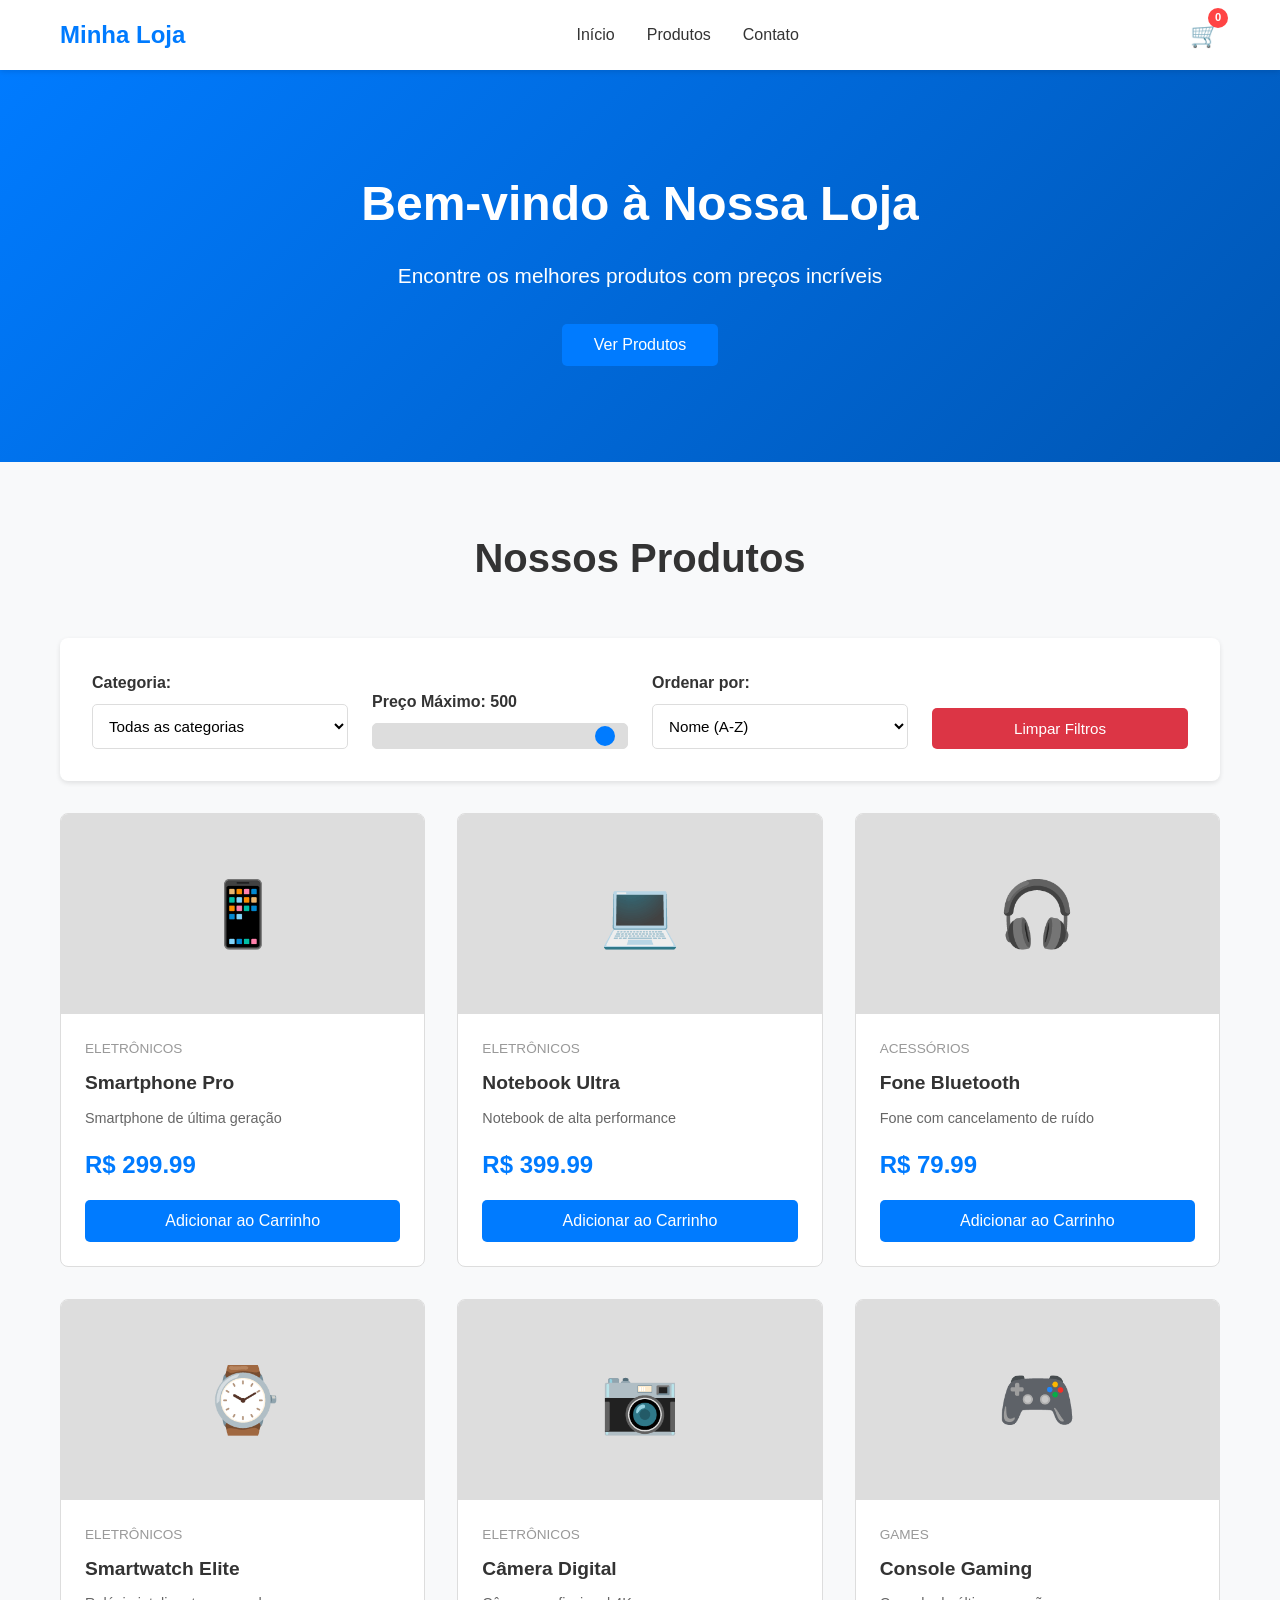
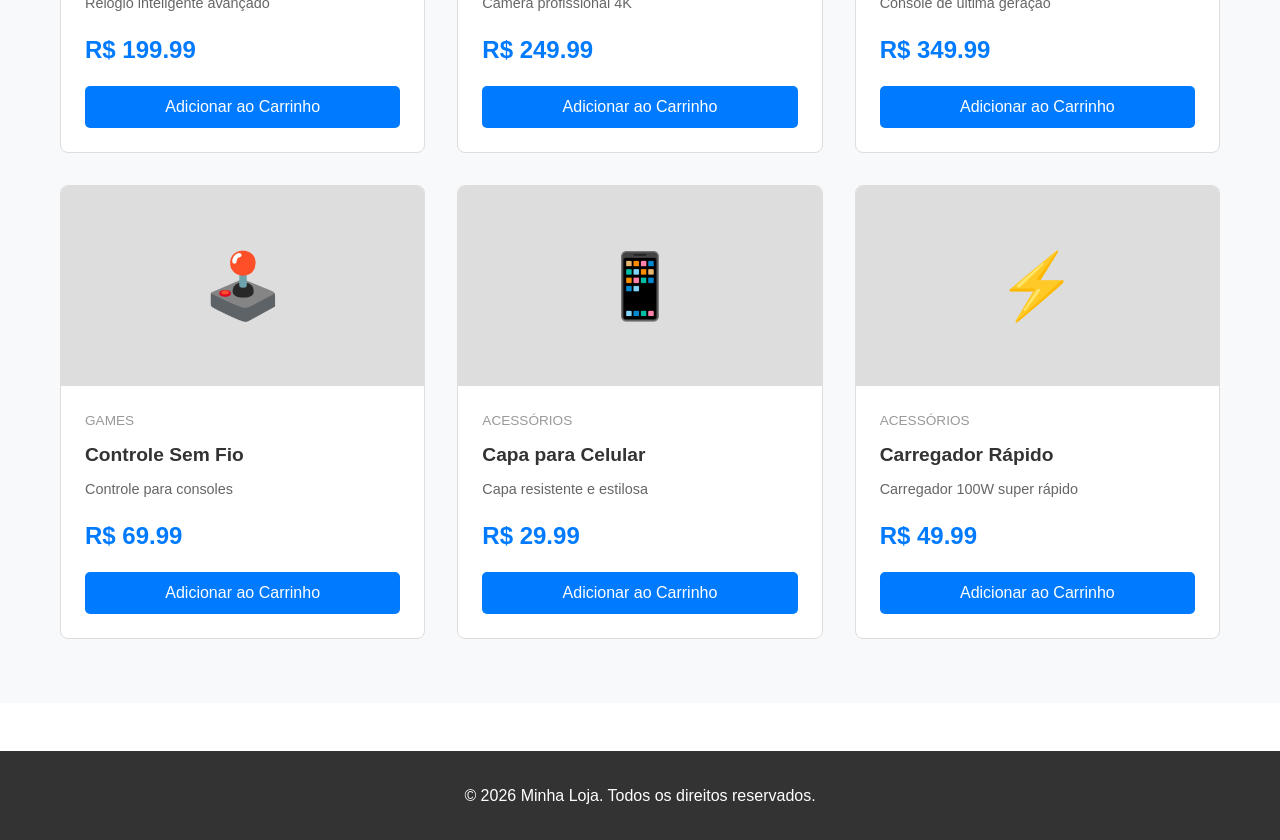
<file: index.html>
<!DOCTYPE html>
<html lang="pt-BR">
<head>
    <meta charset="UTF-8">
    <meta name="viewport" content="width=device-width, initial-scale=1.0">
    <title>Minha Loja Online</title>
    <link rel="stylesheet" href="styles.css">
</head>
<body>
    <!-- Header/Navbar -->
    <header>
        <nav class="navbar">
            <div class="container">
                <div class="logo">Minha Loja</div>
                <ul class="nav-links">
                    <li><a href="#home">Início</a></li>
                    <li><a href="#produtos">Produtos</a></li>
                    <li><a href="#contato">Contato</a></li>
                </ul>
                <div class="cart-icon">
                    <span>🛒</span>
                    <span class="cart-count" id="cartCount">0</span>
                </div>
            </div>
        </nav>
    </header>

    <!-- Hero Section -->
    <section id="home" class="hero">
        <div class="hero-content">
            <h1>Bem-vindo à Nossa Loja</h1>
            <p>Encontre os melhores produtos com preços incríveis</p>
            <button class="btn-primary" onclick="document.getElementById('produtos').scrollIntoView({behavior: 'smooth'})">
                Ver Produtos
            </button>
        </div>
    </section>

    <!-- Produtos Section -->
    <section id="produtos" class="produtos">
        <div class="container">
            <h2>Nossos Produtos</h2>
            
            <!-- Filtros -->
            <div class="filtros-container">
                <div class="filtro-grupo">
                    <label for="filtroCategoria">Categoria:</label>
                    <select id="filtroCategoria" onchange="aplicarFiltros()">
                        <option value="">Todas as categorias</option>
                        <option value="eletrônicos">Eletrônicos</option>
                        <option value="acessórios">Acessórios</option>
                        <option value="games">Games</option>
                    </select>
                </div>

                <div class="filtro-grupo">
                    <label for="filtroPreco">Preço Máximo: <span id="precoValor">500</span></label>
                    <input type="range" id="filtroPreco" min="0" max="500" value="500" onchange="aplicarFiltros()" class="slider">
                </div>

                <div class="filtro-grupo">
                    <label for="filtroOrdenacao">Ordenar por:</label>
                    <select id="filtroOrdenacao" onchange="aplicarFiltros()">
                        <option value="nome-asc">Nome (A-Z)</option>
                        <option value="nome-desc">Nome (Z-A)</option>
                        <option value="preco-asc">Preço (Menor)</option>
                        <option value="preco-desc">Preço (Maior)</option>
                    </select>
                </div>

                <button class="btn-limpar-filtros" onclick="limparFiltros()">Limpar Filtros</button>
            </div>

            <!-- Resultado de busca -->
            <div class="resultado-filtro" id="resultadoFiltro"></div>

            <!-- Grid de produtos -->
            <div class="produtos-grid" id="produtosGrid">
                <!-- Produtos serão carregados aqui via JavaScript -->
            </div>
        </div>
    </section>

    <!-- Footer -->
    <footer>
        <div class="container">
            <p>&copy; 2026 Minha Loja. Todos os direitos reservados.</p>
        </div>
    </footer>

    <!-- Modal do Carrinho -->
    <div id="cartModal" class="modal">
        <div class="modal-content">
            <span class="close" onclick="fecharCarrinho()">&times;</span>
            <h2>Carrinho de Compras</h2>
            <div id="cartItems"></div>
            <div class="cart-total">
                <strong>Total: R$ <span id="cartTotal">0.00</span></strong>
            </div>
            <button class="btn-primary" onclick="finalizarCompra()">Finalizar Compra</button>
        </div>
    </div>

    <script src="script.js"></script>
</body>
</html>
</file>
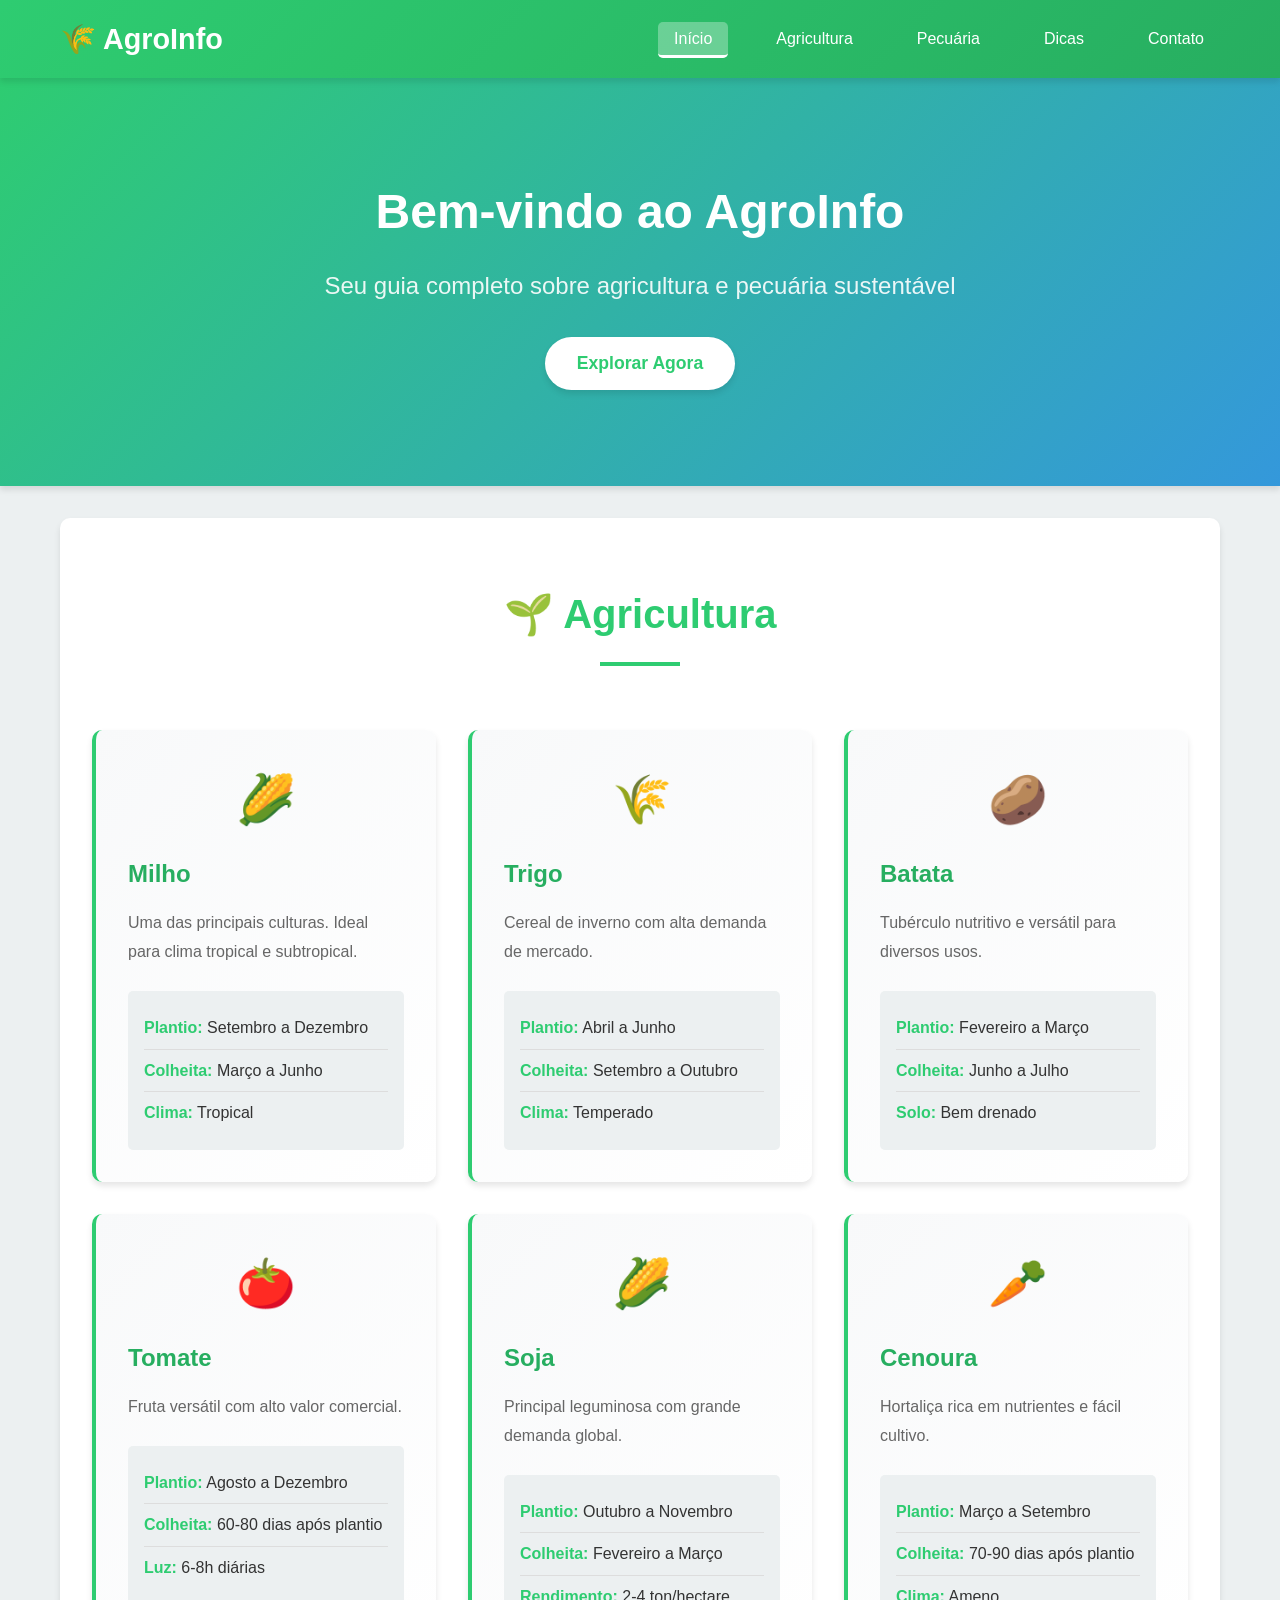
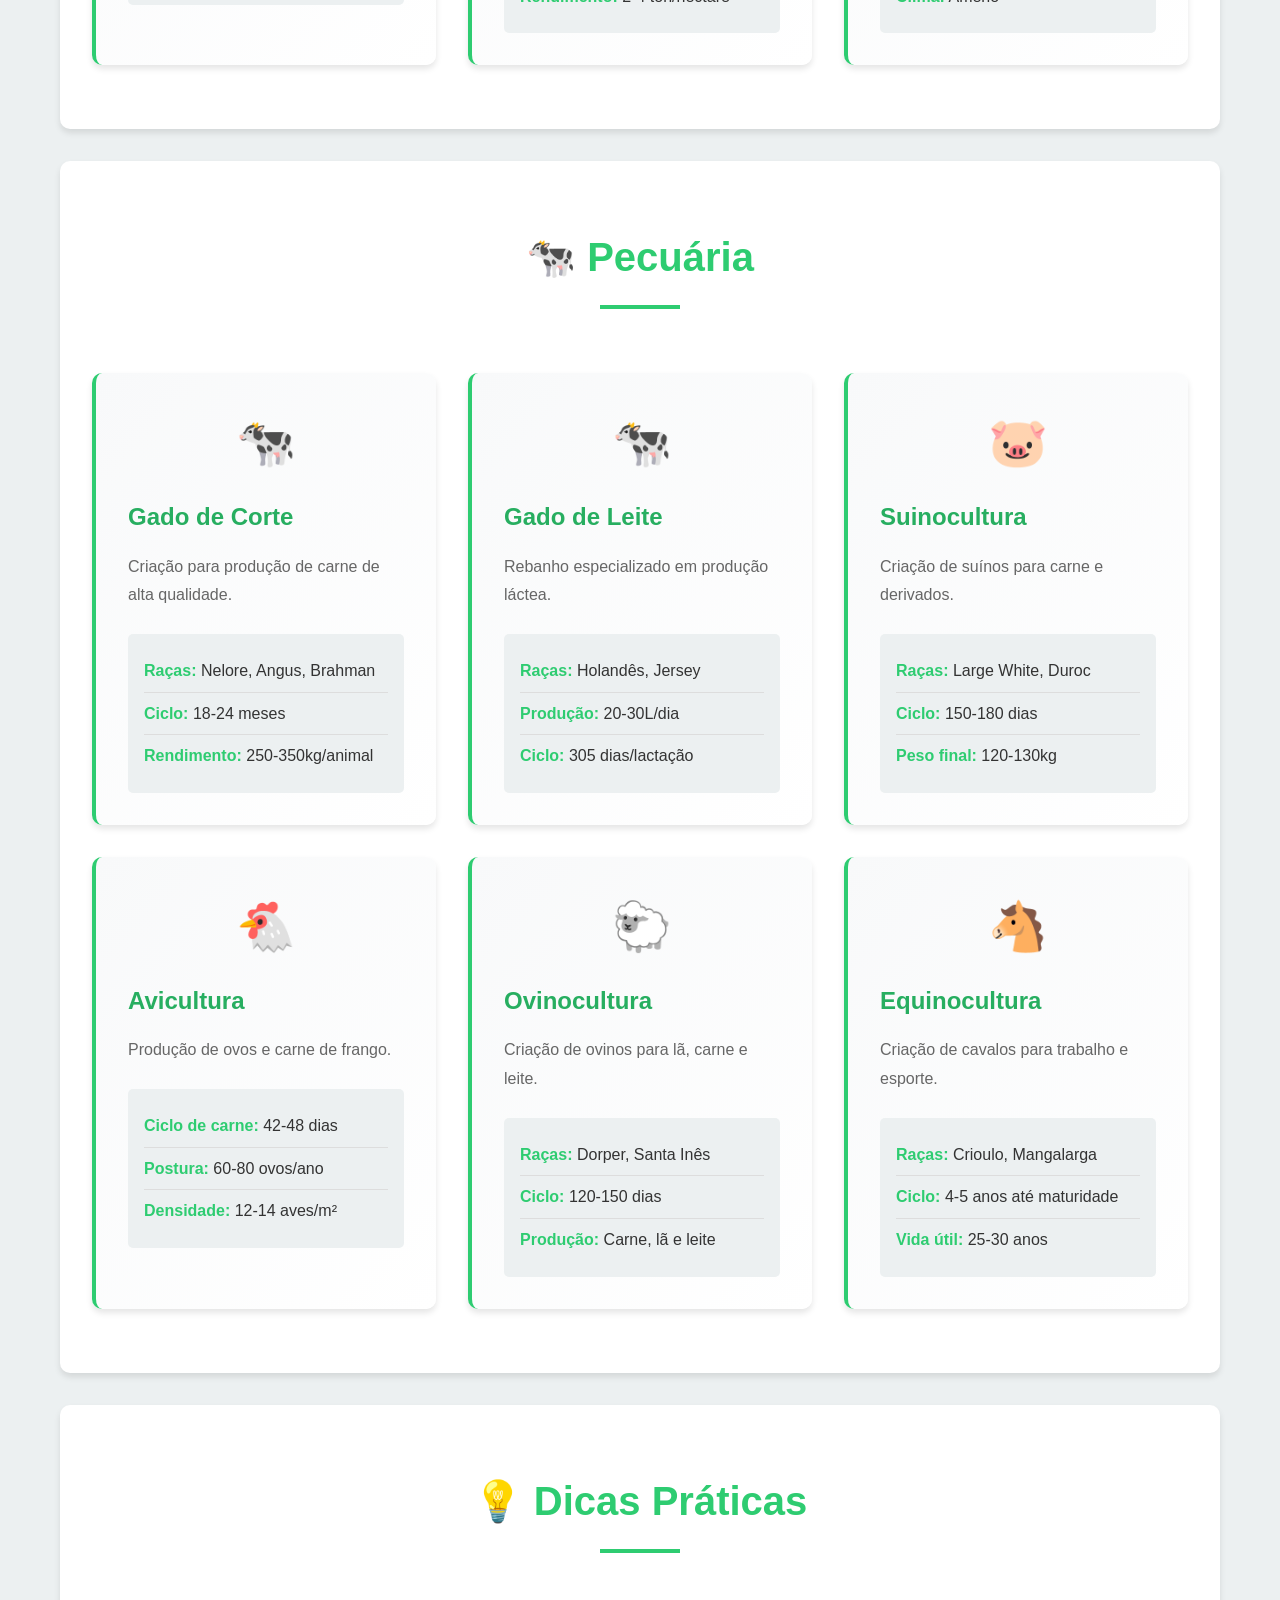
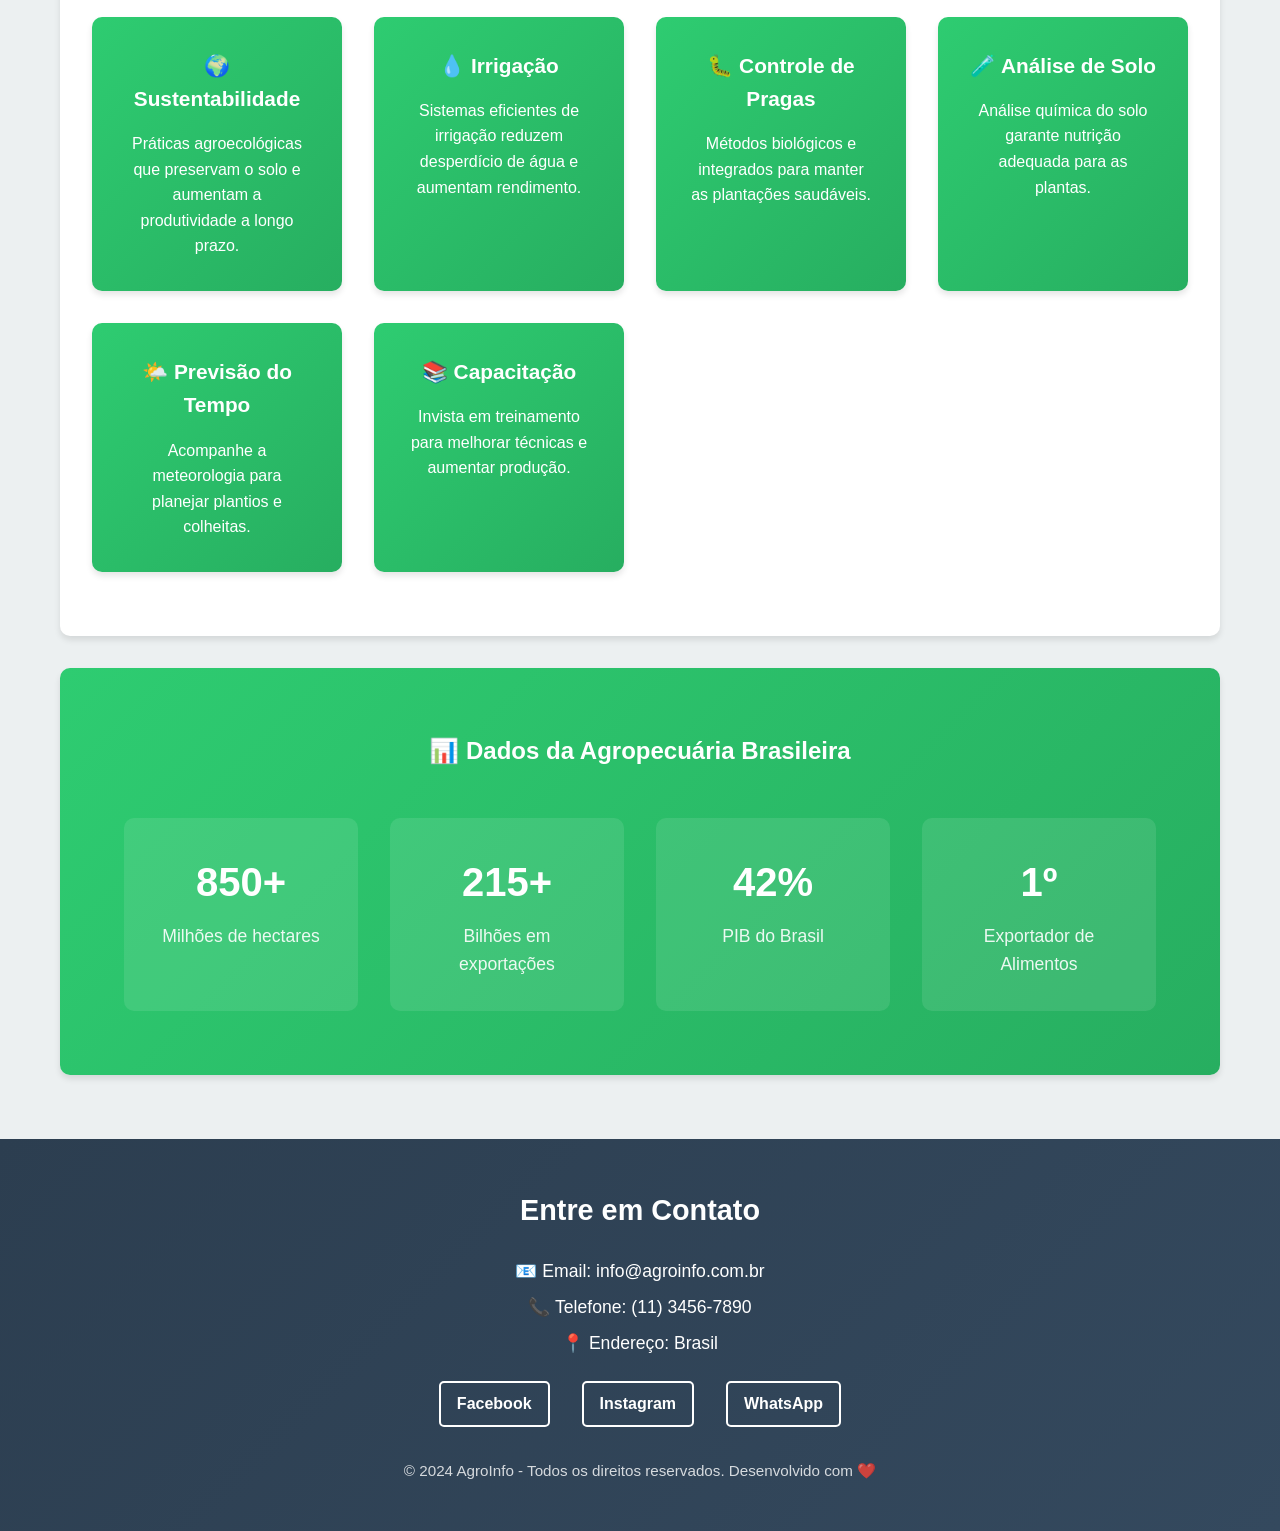
<file: agro-info/index.html>
<!DOCTYPE html>
<html lang="pt-BR">
<head>
    <meta charset="UTF-8">
    <meta name="viewport" content="width=device-width, initial-scale=1.0">
    <title>AgroInfo - Informações sobre Agropecuária</title>
    <link rel="stylesheet" href="styles.css">
</head>
<body>
    <!-- Navegação -->
    <nav class="navbar">
        <div class="container">
            <div class="logo">🌾 AgroInfo</div>
            <ul class="nav-links">
                <li><a href="#home">Início</a></li>
                <li><a href="#agricultura">Agricultura</a></li>
                <li><a href="#pecuaria">Pecuária</a></li>
                <li><a href="#dicas">Dicas</a></li>
                <li><a href="#contato">Contato</a></li>
            </ul>
        </div>
    </nav>

    <!-- Hero Section -->
    <section id="home" class="hero">
        <div class="hero-content">
            <h1>Bem-vindo ao AgroInfo</h1>
            <p>Seu guia completo sobre agricultura e pecuária sustentável</p>
            <button class="btn-primary">Explorar Agora</button>
        </div>
    </section>

    <!-- Seção Principal -->
    <main class="container">
        
        <!-- Agricultura -->
        <section id="agricultura" class="section">
            <h2>🌱 Agricultura</h2>
            <div class="cards-grid">
                <div class="card">
                    <div class="card-icon">🌽</div>
                    <h3>Milho</h3>
                    <p>Uma das principais culturas. Ideal para clima tropical e subtropical.</p>
                    <ul class="info-list">
                        <li><strong>Plantio:</strong> Setembro a Dezembro</li>
                        <li><strong>Colheita:</strong> Março a Junho</li>
                        <li><strong>Clima:</strong> Tropical</li>
                    </ul>
                </div>

                <div class="card">
                    <div class="card-icon">🌾</div>
                    <h3>Trigo</h3>
                    <p>Cereal de inverno com alta demanda de mercado.</p>
                    <ul class="info-list">
                        <li><strong>Plantio:</strong> Abril a Junho</li>
                        <li><strong>Colheita:</strong> Setembro a Outubro</li>
                        <li><strong>Clima:</strong> Temperado</li>
                    </ul>
                </div>

                <div class="card">
                    <div class="card-icon">🥔</div>
                    <h3>Batata</h3>
                    <p>Tubérculo nutritivo e versátil para diversos usos.</p>
                    <ul class="info-list">
                        <li><strong>Plantio:</strong> Fevereiro a Março</li>
                        <li><strong>Colheita:</strong> Junho a Julho</li>
                        <li><strong>Solo:</strong> Bem drenado</li>
                    </ul>
                </div>

                <div class="card">
                    <div class="card-icon">🍅</div>
                    <h3>Tomate</h3>
                    <p>Fruta versátil com alto valor comercial.</p>
                    <ul class="info-list">
                        <li><strong>Plantio:</strong> Agosto a Dezembro</li>
                        <li><strong>Colheita:</strong> 60-80 dias após plantio</li>
                        <li><strong>Luz:</strong> 6-8h diárias</li>
                    </ul>
                </div>

                <div class="card">
                    <div class="card-icon">🌽</div>
                    <h3>Soja</h3>
                    <p>Principal leguminosa com grande demanda global.</p>
                    <ul class="info-list">
                        <li><strong>Plantio:</strong> Outubro a Novembro</li>
                        <li><strong>Colheita:</strong> Fevereiro a Março</li>
                        <li><strong>Rendimento:</strong> 2-4 ton/hectare</li>
                    </ul>
                </div>

                <div class="card">
                    <div class="card-icon">🥕</div>
                    <h3>Cenoura</h3>
                    <p>Hortaliça rica em nutrientes e fácil cultivo.</p>
                    <ul class="info-list">
                        <li><strong>Plantio:</strong> Março a Setembro</li>
                        <li><strong>Colheita:</strong> 70-90 dias após plantio</li>
                        <li><strong>Clima:</strong> Ameno</li>
                    </ul>
                </div>
            </div>
        </section>

        <!-- Pecuária -->
        <section id="pecuaria" class="section">
            <h2>🐄 Pecuária</h2>
            <div class="cards-grid">
                <div class="card">
                    <div class="card-icon">🐄</div>
                    <h3>Gado de Corte</h3>
                    <p>Criação para produção de carne de alta qualidade.</p>
                    <ul class="info-list">
                        <li><strong>Raças:</strong> Nelore, Angus, Brahman</li>
                        <li><strong>Ciclo:</strong> 18-24 meses</li>
                        <li><strong>Rendimento:</strong> 250-350kg/animal</li>
                    </ul>
                </div>

                <div class="card">
                    <div class="card-icon">🐄</div>
                    <h3>Gado de Leite</h3>
                    <p>Rebanho especializado em produção láctea.</p>
                    <ul class="info-list">
                        <li><strong>Raças:</strong> Holandês, Jersey</li>
                        <li><strong>Produção:</strong> 20-30L/dia</li>
                        <li><strong>Ciclo:</strong> 305 dias/lactação</li>
                    </ul>
                </div>

                <div class="card">
                    <div class="card-icon">🐷</div>
                    <h3>Suinocultura</h3>
                    <p>Criação de suínos para carne e derivados.</p>
                    <ul class="info-list">
                        <li><strong>Raças:</strong> Large White, Duroc</li>
                        <li><strong>Ciclo:</strong> 150-180 dias</li>
                        <li><strong>Peso final:</strong> 120-130kg</li>
                    </ul>
                </div>

                <div class="card">
                    <div class="card-icon">🐔</div>
                    <h3>Avicultura</h3>
                    <p>Produção de ovos e carne de frango.</p>
                    <ul class="info-list">
                        <li><strong>Ciclo de carne:</strong> 42-48 dias</li>
                        <li><strong>Postura:</strong> 60-80 ovos/ano</li>
                        <li><strong>Densidade:</strong> 12-14 aves/m²</li>
                    </ul>
                </div>

                <div class="card">
                    <div class="card-icon">🐑</div>
                    <h3>Ovinocultura</h3>
                    <p>Criação de ovinos para lã, carne e leite.</p>
                    <ul class="info-list">
                        <li><strong>Raças:</strong> Dorper, Santa Inês</li>
                        <li><strong>Ciclo:</strong> 120-150 dias</li>
                        <li><strong>Produção:</strong> Carne, lã e leite</li>
                    </ul>
                </div>

                <div class="card">
                    <div class="card-icon">🐴</div>
                    <h3>Equinocultura</h3>
                    <p>Criação de cavalos para trabalho e esporte.</p>
                    <ul class="info-list">
                        <li><strong>Raças:</strong> Crioulo, Mangalarga</li>
                        <li><strong>Ciclo:</strong> 4-5 anos até maturidade</li>
                        <li><strong>Vida útil:</strong> 25-30 anos</li>
                    </ul>
                </div>
            </div>
        </section>

        <!-- Dicas Práticas -->
        <section id="dicas" class="section">
            <h2>💡 Dicas Práticas</h2>
            <div class="tips-grid">
                <div class="tip-card">
                    <h3>🌍 Sustentabilidade</h3>
                    <p>Práticas agroecológicas que preservam o solo e aumentam a produtividade a longo prazo.</p>
                </div>
                <div class="tip-card">
                    <h3>💧 Irrigação</h3>
                    <p>Sistemas eficientes de irrigação reduzem desperdício de água e aumentam rendimento.</p>
                </div>
                <div class="tip-card">
                    <h3>🐛 Controle de Pragas</h3>
                    <p>Métodos biológicos e integrados para manter as plantações saudáveis.</p>
                </div>
                <div class="tip-card">
                    <h3>🧪 Análise de Solo</h3>
                    <p>Análise química do solo garante nutrição adequada para as plantas.</p>
                </div>
                <div class="tip-card">
                    <h3>🌤️ Previsão do Tempo</h3>
                    <p>Acompanhe a meteorologia para planejar plantios e colheitas.</p>
                </div>
                <div class="tip-card">
                    <h3>📚 Capacitação</h3>
                    <p>Invista em treinamento para melhorar técnicas e aumentar produção.</p>
                </div>
            </div>
        </section>

        <!-- Estatísticas -->
        <section class="stats-section">
            <h2>📊 Dados da Agropecuária Brasileira</h2>
            <div class="stats-grid">
                <div class="stat">
                    <h3>850+</h3>
                    <p>Milhões de hectares</p>
                </div>
                <div class="stat">
                    <h3>215+</h3>
                    <p>Bilhões em exportações</p>
                </div>
                <div class="stat">
                    <h3>42%</h3>
                    <p>PIB do Brasil</p>
                </div>
                <div class="stat">
                    <h3>1º</h3>
                    <p>Exportador de Alimentos</p>
                </div>
            </div>
        </section>

    </main>

    <!-- Footer -->
    <footer id="contato" class="footer">
        <div class="container">
            <h3>Entre em Contato</h3>
            <div class="contact-info">
                <p>📧 Email: info@agroinfo.com.br</p>
                <p>📞 Telefone: (11) 3456-7890</p>
                <p>📍 Endereço: Brasil</p>
            </div>
            <div class="social-links">
                <a href="#">Facebook</a>
                <a href="#">Instagram</a>
                <a href="#">WhatsApp</a>
            </div>
            <p class="copyright">© 2024 AgroInfo - Todos os direitos reservados. Desenvolvido com ❤️</p>
        </div>
    </footer>

    <script src="script.js"></script>
</body>
</html>
</file>
<file: styles.css>
* {
    margin: 0;
    padding: 0;
    box-sizing: border-box;
}

:root {
    --primary-color: #007bff;
    --secondary-color: #0056b3;
    --text-color: #333;
    --light-bg: #f8f9fa;
    --border-color: #ddd;
}

body {
    font-family: 'Segoe UI', Tahoma, Geneva, Verdana, sans-serif;
    line-height: 1.6;
    color: var(--text-color);
}

.container {
    max-width: 1200px;
    margin: 0 auto;
    padding: 0 20px;
}

/* Header/Navbar */
header {
    background-color: #fff;
    box-shadow: 0 2px 5px rgba(0,0,0,0.1);
    position: sticky;
    top: 0;
    z-index: 100;
}

.navbar {
    padding: 1rem 0;
}

.navbar .container {
    display: flex;
    justify-content: space-between;
    align-items: center;
}

.logo {
    font-size: 1.5rem;
    font-weight: bold;
    color: var(--primary-color);
}

.nav-links {
    display: flex;
    list-style: none;
    gap: 2rem;
}

.nav-links a {
    text-decoration: none;
    color: var(--text-color);
    transition: color 0.3s;
}

.nav-links a:hover {
    color: var(--primary-color);
}

.cart-icon {
    position: relative;
    cursor: pointer;
    font-size: 1.5rem;
}

.cart-count {
    position: absolute;
    top: -8px;
    right: -8px;
    background-color: #ff4444;
    color: white;
    border-radius: 50%;
    width: 20px;
    height: 20px;
    display: flex;
    align-items: center;
    justify-content: center;
    font-size: 0.7rem;
    font-weight: bold;
}

/* Hero Section */
.hero {
    background: linear-gradient(135deg, var(--primary-color), var(--secondary-color));
    color: white;
    padding: 6rem 2rem;
    text-align: center;
}

.hero-content h1 {
    font-size: 3rem;
    margin-bottom: 1rem;
}

.hero-content p {
    font-size: 1.3rem;
    margin-bottom: 2rem;
}

/* Buttons */
.btn-primary {
    background-color: var(--primary-color);
    color: white;
    border: none;
    padding: 0.75rem 2rem;
    border-radius: 5px;
    cursor: pointer;
    font-size: 1rem;
    transition: background-color 0.3s;
}

.btn-primary:hover {
    background-color: var(--secondary-color);
}

.btn-secondary {
    background-color: #6c757d;
    color: white;
    border: none;
    padding: 0.5rem 1rem;
    border-radius: 5px;
    cursor: pointer;
    font-size: 0.9rem;
    transition: background-color 0.3s;
}

.btn-secondary:hover {
    background-color: #5a6268;
}

/* Produtos Section */
.produtos {
    padding: 4rem 2rem;
    background-color: var(--light-bg);
}

.produtos h2 {
    text-align: center;
    font-size: 2.5rem;
    margin-bottom: 3rem;
}

/* Filtros */
.filtros-container {
    background-color: white;
    padding: 2rem;
    border-radius: 8px;
    margin-bottom: 2rem;
    box-shadow: 0 2px 5px rgba(0,0,0,0.1);
    display: grid;
    grid-template-columns: repeat(auto-fit, minmax(200px, 1fr));
    gap: 1.5rem;
    align-items: flex-end;
}

.filtro-grupo {
    display: flex;
    flex-direction: column;
}

.filtro-grupo label {
    font-weight: bold;
    margin-bottom: 0.5rem;
    color: var(--text-color);
}

.filtro-grupo select,
.filtro-grupo input[type="range"] {
    padding: 0.75rem;
    border: 1px solid var(--border-color);
    border-radius: 5px;
    font-size: 0.95rem;
    font-family: inherit;
}

.filtro-grupo select {
    cursor: pointer;
    background-color: white;
}

.filtro-grupo select:hover {
    border-color: var(--primary-color);
}

.slider {
    -webkit-appearance: none;
    width: 100%;
    height: 6px;
    border-radius: 5px;
    background: var(--border-color);
    outline: none;
    -webkit-slider-thumb-appearance: none;
}

.slider::-webkit-slider-thumb {
    -webkit-appearance: none;
    appearance: none;
    width: 20px;
    height: 20px;
    border-radius: 50%;
    background: var(--primary-color);
    cursor: pointer;
    transition: background-color 0.3s;
}

.slider::-webkit-slider-thumb:hover {
    background: var(--secondary-color);
}

.slider::-moz-range-thumb {
    width: 20px;
    height: 20px;
    border-radius: 50%;
    background: var(--primary-color);
    cursor: pointer;
    border: none;
    transition: background-color 0.3s;
}

.slider::-moz-range-thumb:hover {
    background: var(--secondary-color);
}

.btn-limpar-filtros {
    background-color: #dc3545;
    color: white;
    border: none;
    padding: 0.75rem 1.5rem;
    border-radius: 5px;
    cursor: pointer;
    font-size: 0.95rem;
    transition: background-color 0.3s;
    align-self: flex-end;
}

.btn-limpar-filtros:hover {
    background-color: #c82333;
}

/* Resultado de filtro */
.resultado-filtro {
    text-align: center;
    margin-bottom: 2rem;
    font-size: 1.1rem;
    color: var(--primary-color);
    font-weight: bold;
}

/* Grid de Produtos */
.produtos-grid {
    display: grid;
    grid-template-columns: repeat(auto-fill, minmax(280px, 1fr));
    gap: 2rem;
}

.produto-card {
    background-color: white;
    border: 1px solid var(--border-color);
    border-radius: 8px;
    overflow: hidden;
    transition: transform 0.3s, box-shadow 0.3s;
}

.produto-card:hover {
    transform: translateY(-5px);
    box-shadow: 0 5px 15px rgba(0,0,0,0.1);
}

.produto-imagem {
    width: 100%;
    height: 200px;
    background-color: #ddd;
    display: flex;
    align-items: center;
    justify-content: center;
    font-size: 4rem;
}

.produto-info {
    padding: 1.5rem;
}

.produto-nome {
    font-size: 1.2rem;
    margin-bottom: 0.5rem;
}

.produto-categoria {
    font-size: 0.85rem;
    color: #999;
    text-transform: uppercase;
    margin-bottom: 0.5rem;
}

.produto-descricao {
    font-size: 0.9rem;
    color: #666;
    margin-bottom: 1rem;
}

.produto-preco {
    font-size: 1.5rem;
    color: var(--primary-color);
    font-weight: bold;
    margin-bottom: 1rem;
}

.btn-add-cart {
    width: 100%;
    background-color: var(--primary-color);
    color: white;
    border: none;
    padding: 0.75rem;
    border-radius: 5px;
    cursor: pointer;
    font-size: 1rem;
    transition: background-color 0.3s;
}

.btn-add-cart:hover {
    background-color: var(--secondary-color);
}

/* Footer */
footer {
    background-color: #333;
    color: white;
    text-align: center;
    padding: 2rem;
    margin-top: 3rem;
}

/* Modal */
.modal {
    display: none;
    position: fixed;
    z-index: 1000;
    left: 0;
    top: 0;
    width: 100%;
    height: 100%;
    background-color: rgba(0,0,0,0.5);
}

.modal-content {
    background-color: white;
    margin: 5% auto;
    padding: 2rem;
    border-radius: 8px;
    width: 90%;
    max-width: 500px;
}

.close {
    color: #aaa;
    float: right;
    font-size: 1.5rem;
    font-weight: bold;
    cursor: pointer;
}

.close:hover {
    color: #000;
}

.cart-item {
    display: flex;
    justify-content: space-between;
    align-items: center;
    padding: 1rem;
    border-bottom: 1px solid var(--border-color);
}

.cart-item-info {
    flex: 1;
}

.cart-item-controls {
    display: flex;
    gap: 0.5rem;
}

.cart-item-controls button {
    width: 30px;
    height: 30px;
    border: none;
    background-color: var(--light-bg);
    cursor: pointer;
    border-radius: 3px;
}

.cart-total {
    text-align: right;
    padding: 1rem;
    font-size: 1.2rem;
    margin: 1rem 0;
}

/* Responsive */
@media (max-width: 768px) {
    .nav-links {
        gap: 1rem;
    }

    .hero-content h1 {
        font-size: 2rem;
    }

    .filtros-container {
        grid-template-columns: 1fr;
    }

    .btn-limpar-filtros {
        align-self: stretch;
    }

    .produtos-grid {
        grid-template-columns: repeat(auto-fill, minmax(200px, 1fr));
    }

    .modal-content {
        width: 95%;
        margin: 20% auto;
    }
}
</file>
<file: agro-info/styles.css>
* {
    margin: 0;
    padding: 0;
    box-sizing: border-box;
}

:root {
    --primary-color: #2ecc71;
    --secondary-color: #27ae60;
    --accent-color: #3498db;
    --text-color: #333;
    --light-bg: #ecf0f1;
    --white: #ffffff;
    --shadow: 0 4px 6px rgba(0, 0, 0, 0.1);
    --transition: all 0.3s ease;
}

body {
    font-family: 'Segoe UI', Tahoma, Geneva, Verdana, sans-serif;
    line-height: 1.6;
    color: var(--text-color);
    background-color: var(--light-bg);
}

.container {
    max-width: 1200px;
    margin: 0 auto;
    padding: 0 20px;
}

/* Navegação */
.navbar {
    background: linear-gradient(135deg, var(--primary-color), var(--secondary-color));
    color: var(--white);
    padding: 1rem 0;
    position: sticky;
    top: 0;
    z-index: 100;
    box-shadow: var(--shadow);
}

.navbar .container {
    display: flex;
    justify-content: space-between;
    align-items: center;
}

.logo {
    font-size: 1.8rem;
    font-weight: bold;
    display: flex;
    align-items: center;
    gap: 10px;
}

.nav-links {
    display: flex;
    list-style: none;
    gap: 2rem;
}

.nav-links a {
    color: var(--white);
    text-decoration: none;
    font-weight: 500;
    transition: var(--transition);
    padding: 0.5rem 1rem;
    border-radius: 5px;
}

.nav-links a:hover {
    background-color: rgba(255, 255, 255, 0.2);
    transform: translateY(-2px);
}

/* Hero Section */
.hero {
    background: linear-gradient(135deg, var(--primary-color), var(--accent-color));
    color: var(--white);
    padding: 6rem 2rem;
    text-align: center;
    box-shadow: var(--shadow);
}

.hero-content h1 {
    font-size: 3rem;
    margin-bottom: 1rem;
    animation: slideDown 0.8s ease;
}

.hero-content p {
    font-size: 1.5rem;
    margin-bottom: 2rem;
    opacity: 0.9;
}

.btn-primary {
    background-color: var(--white);
    color: var(--primary-color);
    padding: 1rem 2rem;
    border: none;
    border-radius: 50px;
    font-size: 1.1rem;
    font-weight: bold;
    cursor: pointer;
    transition: var(--transition);
    box-shadow: var(--shadow);
}

.btn-primary:hover {
    transform: translateY(-3px);
    box-shadow: 0 8px 12px rgba(0, 0, 0, 0.2);
}

/* Seções */
.section {
    padding: 4rem 0;
    background-color: var(--white);
    margin: 2rem 0;
    border-radius: 10px;
    box-shadow: var(--shadow);
}

.section h2 {
    text-align: center;
    font-size: 2.5rem;
    color: var(--primary-color);
    margin-bottom: 3rem;
    position: relative;
    padding-bottom: 1rem;
}

.section h2::after {
    content: '';
    display: block;
    width: 80px;
    height: 4px;
    background-color: var(--primary-color);
    margin: 1rem auto 0;
}

/* Cards Grid */
.cards-grid {
    display: grid;
    grid-template-columns: repeat(auto-fit, minmax(300px, 1fr));
    gap: 2rem;
    padding: 0 2rem;
}

.card {
    background: linear-gradient(135deg, #f8f9fa, var(--white));
    border-radius: 10px;
    padding: 2rem;
    box-shadow: var(--shadow);
    transition: var(--transition);
    border-left: 4px solid var(--primary-color);
}

.card:hover {
    transform: translateY(-10px);
    box-shadow: 0 8px 15px rgba(0, 0, 0, 0.15);
}

.card-icon {
    font-size: 3rem;
    margin-bottom: 1rem;
    text-align: center;
}

.card h3 {
    color: var(--secondary-color);
    margin-bottom: 1rem;
    font-size: 1.5rem;
}

.card p {
    color: #666;
    margin-bottom: 1.5rem;
    line-height: 1.8;
}

.info-list {
    list-style: none;
    background-color: var(--light-bg);
    padding: 1rem;
    border-radius: 5px;
}

.info-list li {
    padding: 0.5rem 0;
    border-bottom: 1px solid #ddd;
}

.info-list li:last-child {
    border-bottom: none;
}

.info-list strong {
    color: var(--primary-color);
}

/* Tips Grid */
.tips-grid {
    display: grid;
    grid-template-columns: repeat(auto-fit, minmax(250px, 1fr));
    gap: 2rem;
    padding: 0 2rem;
}

.tip-card {
    background: linear-gradient(135deg, var(--primary-color), var(--secondary-color));
    color: var(--white);
    padding: 2rem;
    border-radius: 10px;
    text-align: center;
    transition: var(--transition);
    box-shadow: var(--shadow);
}

.tip-card:hover {
    transform: scale(1.05);
}

.tip-card h3 {
    font-size: 1.3rem;
    margin-bottom: 1rem;
}

/* Stats Section */
.stats-section {
    background: linear-gradient(135deg, var(--primary-color), var(--secondary-color));
    color: var(--white);
    padding: 4rem 2rem;
    margin: 2rem 0;
    border-radius: 10px;
    box-shadow: var(--shadow);
}

.stats-section h2 {
    color: var(--white);
    margin-bottom: 3rem;
    text-align: center;
}

.stats-section h2::after {
    background-color: var(--white);
}

.stats-grid {
    display: grid;
    grid-template-columns: repeat(auto-fit, minmax(200px, 1fr));
    gap: 2rem;
    padding: 0 2rem;
}

.stat {
    text-align: center;
    padding: 2rem;
    background-color: rgba(255, 255, 255, 0.1);
    border-radius: 10px;
    transition: var(--transition);
}

.stat:hover {
    background-color: rgba(255, 255, 255, 0.2);
    transform: translateY(-5px);
}

.stat h3 {
    font-size: 2.5rem;
    margin-bottom: 0.5rem;
}

.stat p {
    font-size: 1.1rem;
    opacity: 0.9;
}

/* Footer */
.footer {
    background: linear-gradient(135deg, #2c3e50, #34495e);
    color: var(--white);
    padding: 3rem 2rem;
    text-align: center;
    margin-top: 4rem;
}

.footer h3 {
    margin-bottom: 1rem;
    font-size: 1.8rem;
}

.contact-info {
    margin: 1.5rem 0;
    font-size: 1.1rem;
}

.contact-info p {
    margin: 0.5rem 0;
}

.social-links {
    margin: 1.5rem 0;
    display: flex;
    justify-content: center;
    gap: 2rem;
}

.social-links a {
    color: var(--white);
    text-decoration: none;
    font-weight: bold;
    transition: var(--transition);
    padding: 0.5rem 1rem;
    border: 2px solid var(--white);
    border-radius: 5px;
}

.social-links a:hover {
    background-color: var(--white);
    color: #2c3e50;
}

.copyright {
    margin-top: 2rem;
    opacity: 0.8;
    font-size: 0.95rem;
}

/* Animações */
@keyframes slideDown {
    from {
        opacity: 0;
        transform: translateY(-20px);
    }
    to {
        opacity: 1;
        transform: translateY(0);
    }
}

/* Responsividade */
@media (max-width: 768px) {
    .nav-links {
        gap: 1rem;
        font-size: 0.9rem;
    }

    .hero-content h1 {
        font-size: 2rem;
    }

    .hero-content p {
        font-size: 1.2rem;
    }

    .section h2 {
        font-size: 2rem;
    }

    .cards-grid,
    .tips-grid,
    .stats-grid {
        grid-template-columns: 1fr;
        padding: 0 1rem;
    }

    .btn-primary {
        padding: 0.8rem 1.5rem;
        font-size: 1rem;
    }
}

@media (max-width: 480px) {
    .navbar .container {
        flex-direction: column;
        gap: 1rem;
    }

    .nav-links {
        flex-wrap: wrap;
        justify-content: center;
        gap: 0.5rem;
    }

    .logo {
        font-size: 1.3rem;
    }

    .hero {
        padding: 3rem 1rem;
    }

    .hero-content h1 {
        font-size: 1.5rem;
    }

    .hero-content p {
        font-size: 1rem;
    }

    .card,
    .tip-card {
        padding: 1.5rem;
    }

    .stat h3 {
        font-size: 2rem;
    }
}
</file>
